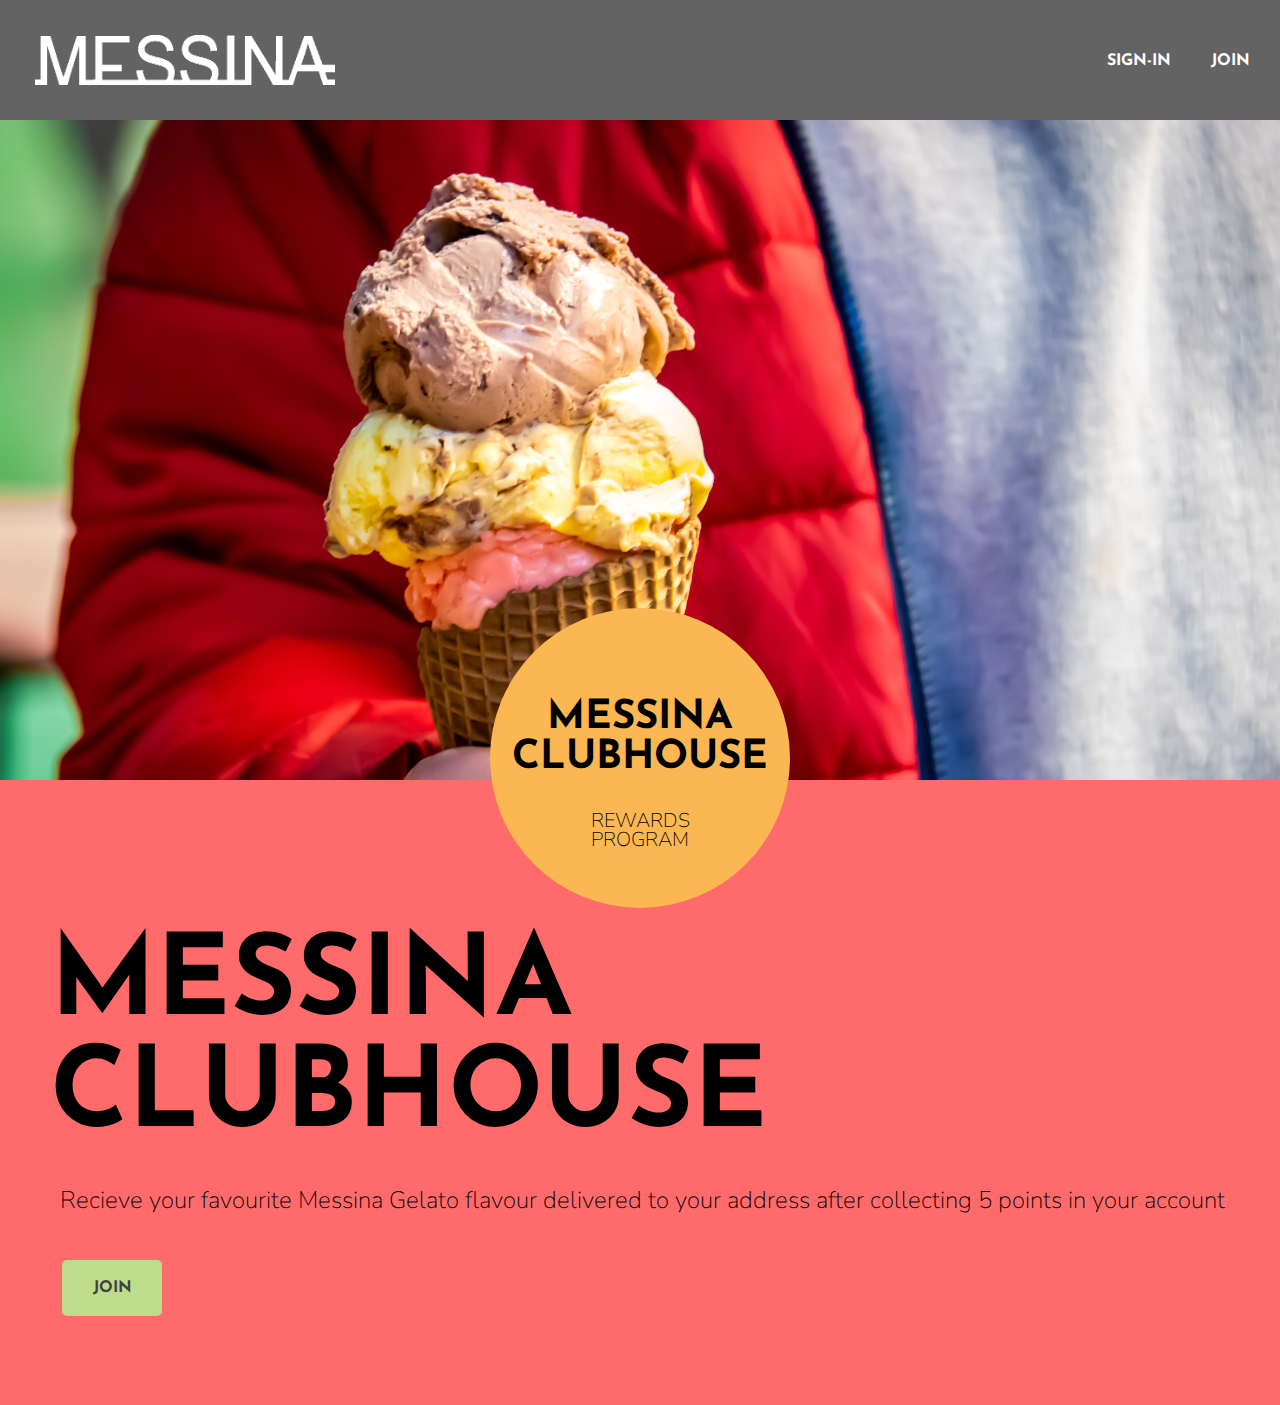
<file: index.html>
<!DOCTYPE html>

<html>
    <head>
        <title>Messina Gelato</title>
        <link rel="stylesheet" href="styles.css">
        <link href="https://fonts.googleapis.com/css?family=Josefin+Sans&display=swap" rel="stylesheet">
        <link href="https://fonts.googleapis.com/css?family=Nunito+Sans:200,400&display=swap" rel="stylesheet">

        <!--Add JavaScript Here-->

    </head>

    <body class="body-index">
        <!--Navigation Bar-->
        <div class="navbar">
            <div class="navbar-left">
                <a href="index.html"><img src="Picture Assets/5b84c18a7e74c8d772e31da4_White_Messina_Logo.png" alt="Messina Logo" width="300px" height="50px"></a>
            </div>
            <div class="navbar-right">
                <ul>
                    <li><a href="join.html">JOIN</a></li>
                    <li><a href="signin.html">SIGN-IN</a></li>
                </ul>
            </div>
        </div>

        <!--Home Screen-->
        <div class="indexbodycontainer">
            <h1>MESSINA<br>CLUBHOUSE</h1>
            <h3>Recieve your favourite Messina Gelato flavour delivered to your address after collecting 5 points in your account</h3>
            <a href="join.html"><h4 id="chtext3">JOIN</h4></a>
        </div>

        <div class="joinscreen">
            <div class="clubhouse">
                <h2 id="chtext1">MESSINA <br>CLUBHOUSE</h2>
                <h3 id="chtext2">REWARDS <br>PROGRAM</h3>
            </div>
        </div>


    </body>
</html>
</file>
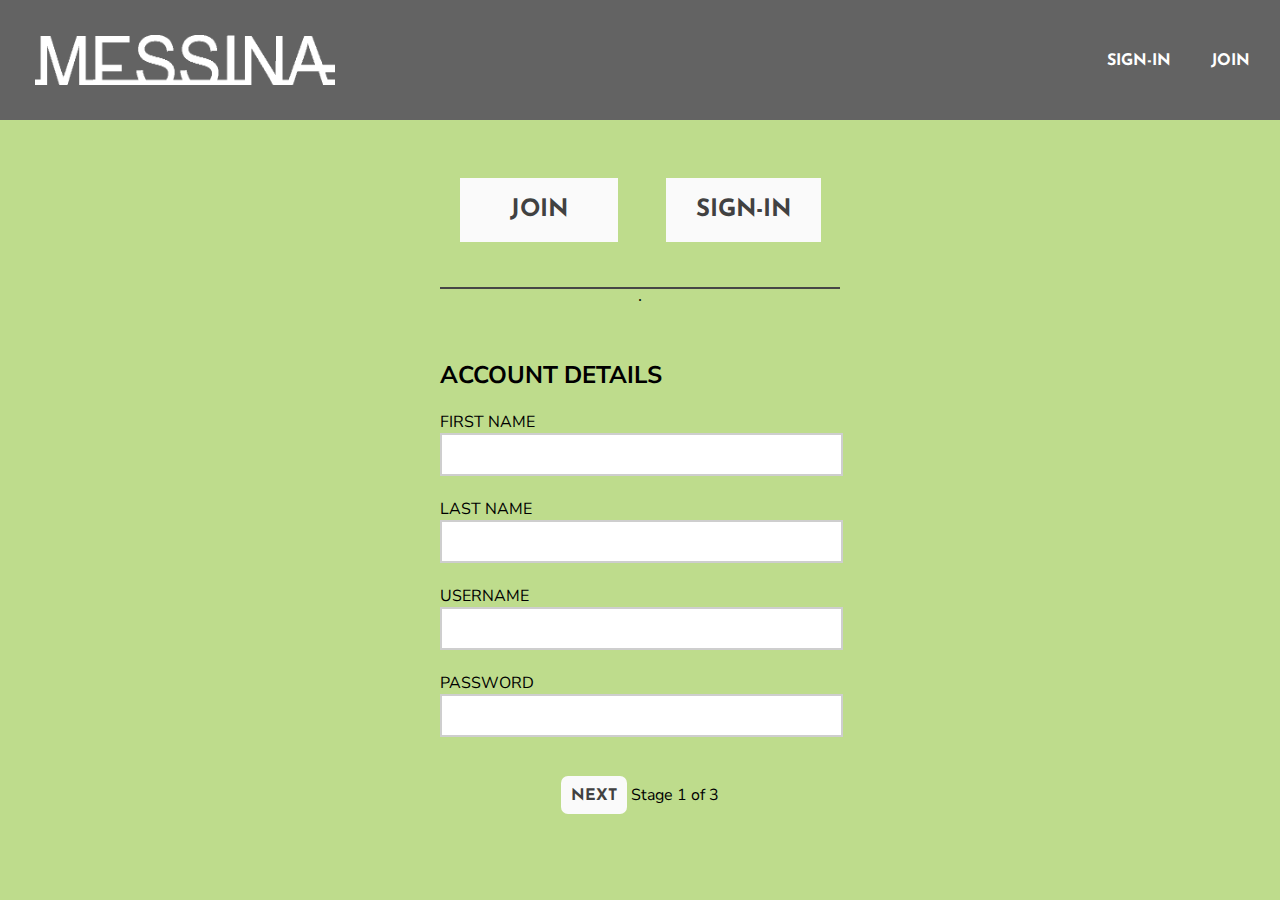
<file: join.html>
<!DOCTYPE html>

<html>
    <head>
        <title>Messina Gelato</title>
        <link rel="stylesheet" href="styles.css">
        <link href="https://fonts.googleapis.com/css?family=Josefin+Sans&display=swap" rel="stylesheet">
        <link href="https://fonts.googleapis.com/css?family=Nunito+Sans:200,400&display=swap" rel="stylesheet">

        <!--Add JavaScript Here-->

    </head>

    <body class="body-join">
        <!--Navigation Bar-->
        <div class="navbar">
            <div class="navbar-left">
                <a href="index.html"><img src="Picture Assets/5b84c18a7e74c8d772e31da4_White_Messina_Logo.png" alt="Messina Logo" width="300px" height="50px"></a>
            </div>
            <div class="navbar-right">
                <ul>
                    <li><a href="join.html">JOIN</a></li>
                    <li><a href="signin.html">SIGN-IN</a></li>
                </ul>
            </div>
        </div>

        <!--Form-->

        <div class="form-head">
                <h2 id="fh-j"><a href="join.html">JOIN</a></h2>
                <h2></h2>
                <h2 id="fh-s"><a href="signin.html">SIGN-IN</a></h2>
            </div>

            <div id="fh-line">.</div>
    
            <div class="form">
                <form>
                <h2>ACCOUNT DETAILS</h2>
                FIRST NAME<br>
                <input type="text" name="firstname"><br><br>
                LAST NAME<br>
                <input type="text" name="lastname"><br><br>
                USERNAME<br>
                <input type="text" name="username"><br><br>
                PASSWORD<br>
                <input type="password" name="password"><br><br>
                </form>
                <div class="nextbutton"><a href="join2.html">NEXT</a> Stage 1 of 3</div>
            </div>

    </body>
</html>
</file>
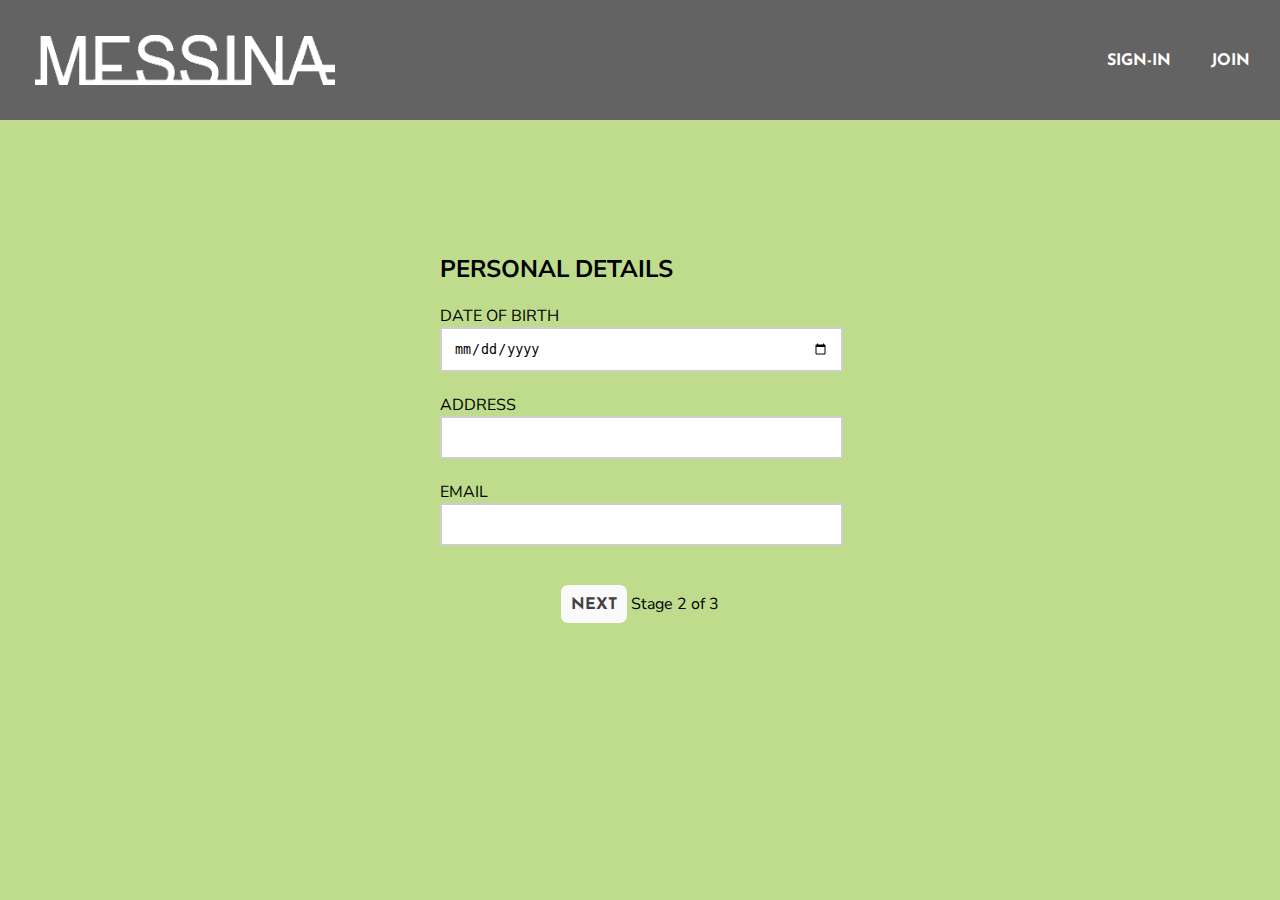
<file: join2.html>
<!DOCTYPE html>

<html>
    <head>
        <title>Messina Gelato</title>
        <link rel="stylesheet" href="styles.css">
        <link href="https://fonts.googleapis.com/css?family=Josefin+Sans&display=swap" rel="stylesheet">
        <link href="https://fonts.googleapis.com/css?family=Nunito+Sans:200,400&display=swap" rel="stylesheet">

        <!--Add JavaScript Here-->

    </head>

    <body class="body-join">
        <!--Navigation Bar-->
        <div class="navbar">
            <div class="navbar-left">
                <a href="index.html"><img src="Picture Assets/5b84c18a7e74c8d772e31da4_White_Messina_Logo.png" alt="Messina Logo" width="300px" height="50px"></a>
            </div>
            <div class="navbar-right">
                <ul>
                    <li><a href="join.html">JOIN</a></li>
                    <li><a href="signin.html">SIGN-IN</a></li>
                </ul>
            </div>
        </div>

        <!--Form Part 2 - Personal Details-->
            <div class="form">
                <form>
                <h2>PERSONAL DETAILS</h2>
                DATE OF BIRTH<br>
                <input type="date" name="dateofbirth"><br><br>
                ADDRESS<br>
                <input type="text" name="address"><br><br>
                EMAIL<br>
                <input type="email" name="email"><br><br>
                </form>
                <div class="nextbutton"><a href="join3.html">NEXT</a> Stage 2 of 3</div>
            </div>
    </body>
</html>
</file>
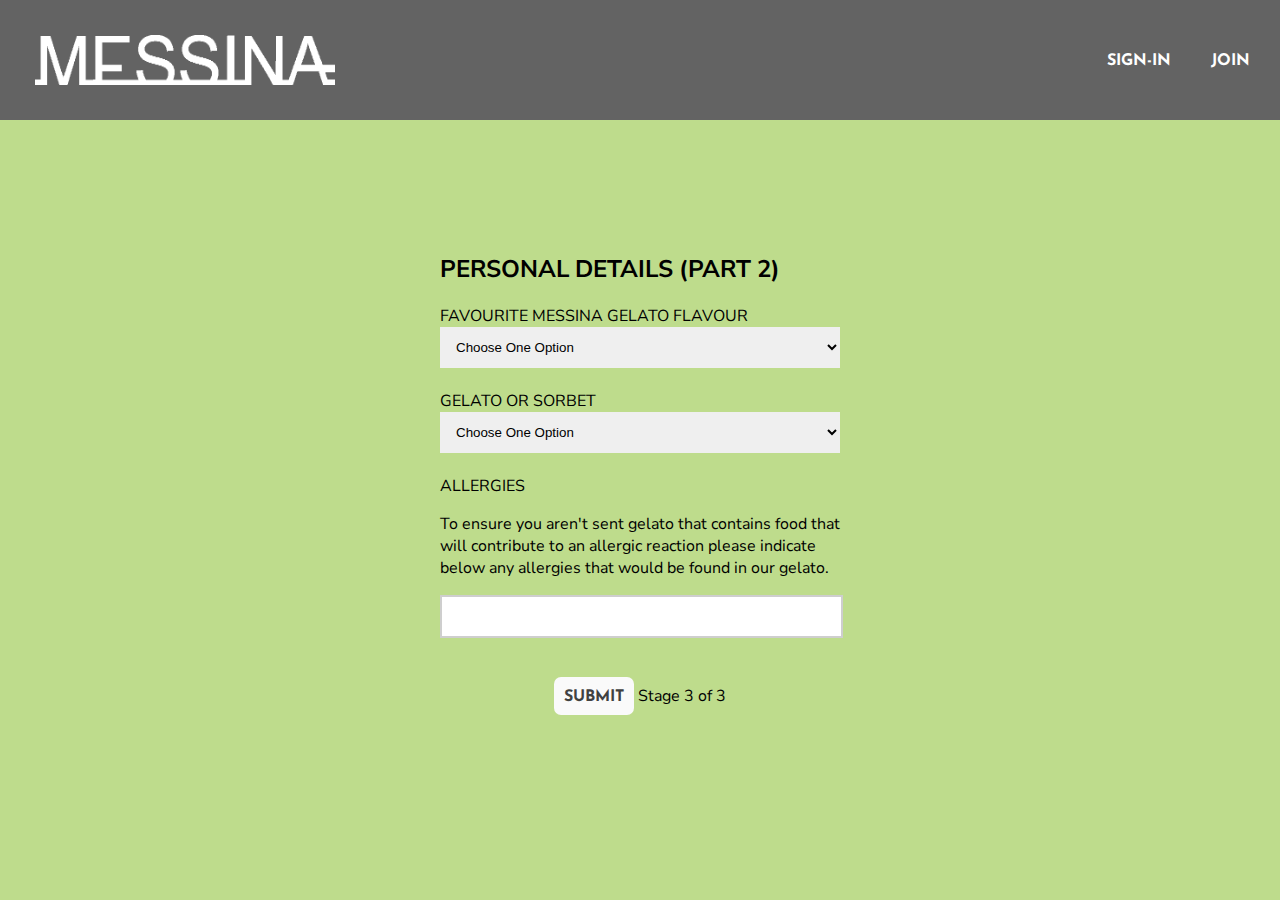
<file: join3.html>
<!DOCTYPE html>

<html>
    <head>
        <title>Messina Gelato</title>
        <link rel="stylesheet" href="styles.css">
        <link href="https://fonts.googleapis.com/css?family=Josefin+Sans&display=swap" rel="stylesheet">
        <link href="https://fonts.googleapis.com/css?family=Nunito+Sans:200,400&display=swap" rel="stylesheet">

        <!--Add JavaScript Here-->

    </head>

    <body class="body-join">
        <!--Navigation Bar-->
        <div class="navbar">
            <div class="navbar-left">
                <a href="index.html"><img src="Picture Assets/5b84c18a7e74c8d772e31da4_White_Messina_Logo.png" alt="Messina Logo" width="300px" height="50px"></a>
            </div>
            <div class="navbar-right">
                <ul>
                    <li><a href="join.html">JOIN</a></li>
                    <li><a href="signin.html">SIGN-IN</a></li>
                </ul>
            </div>
        </div>

        <!--Form - Personal Details Part 2-->
            <div class="form">
                <form>
                <h2>PERSONAL DETAILS (PART 2)</h2>
                FAVOURITE MESSINA GELATO FLAVOUR
                <select name="Gelato Flavours">
                    <option disabled label="Choose One Option" selected value="">Choose One Option</option>
                    <option disabled label="Gelato" value="">Gelato</option>
                    <option value="chocolate">Chocolate</option>
                    <option value="mint">Mint</option>
                    <option value="peanutbutter">Peanut Butter</option>
                    <option value="hazelnut">Hazelnut</option>
                    <option value="vanilla">Vanilla</option>
                    <option disabled label="Sorbet" value="">Sorbet</option>
                    <option value="lemon">Lemon</option>
                    <option value="lime">Lime</option>
                    <option value="blood orange">Blood Orange</option>
                    <option vlaue="coconut">Coconut</option>
                </select>
                <br><br>
                GELATO OR SORBET
                <select name="GELATO PREFERANCE">
                    <option disabled label="Choose One Option" selected value="">Choose One Option</option>
                    <option value="gelato">Gelato</option>
                    <option value="sorbet">Sorbet</option>
                </select>
                <br><br>
                ALLERGIES<br>
                <p>To ensure you aren't sent gelato that contains food that will contribute to an allergic reaction please indicate below any allergies that would be found in our gelato.</p>
                <input type="text" name="firstname"><br><br>
                </form>
                <div class="nextbutton"><a href="success.html">SUBMIT</a> Stage 3 of 3</div>
            </div>
    </body>
</html>
</file>
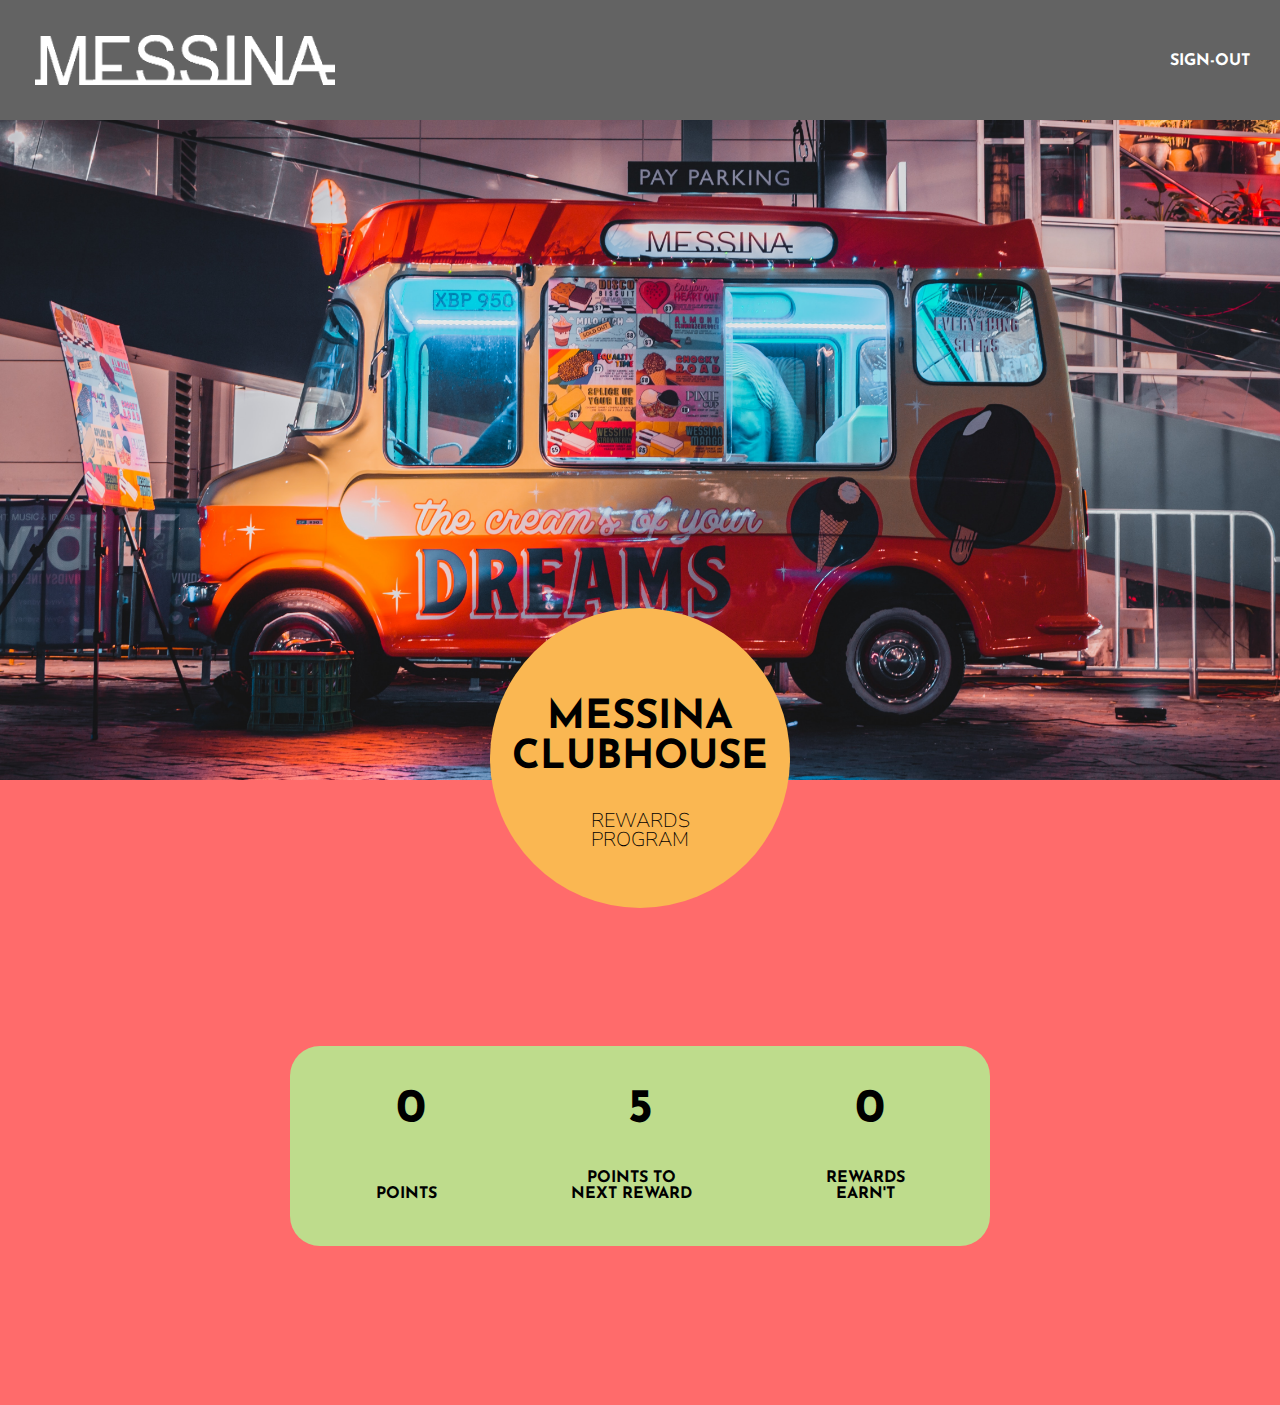
<file: member.html>
<!DOCTYPE html>

<html>
    <head>
        <title>Messina Gelato</title>
        <link rel="stylesheet" href="styles.css">
        <link href="https://fonts.googleapis.com/css?family=Josefin+Sans&display=swap" rel="stylesheet">
        <link href="https://fonts.googleapis.com/css?family=Nunito+Sans:200,400&display=swap" rel="stylesheet">

        <!--Add JavaScript Here-->

    </head>

    <body class="body-member">
        <!--Navigation Bar-->
        <div class="navbar">
            <div class="navbar-left">
                <a href="index.html"><img src="Picture Assets/5b84c18a7e74c8d772e31da4_White_Messina_Logo.png" alt="Messina Logo" width="300px" height="50px"></a>
            </div>
            <div class="navbar-right">
                <ul>
                    <li><a href="index.html">SIGN-OUT</a></li>
                </ul>
            </div>
        </div>

        <!--Home Screen-->
        <div class="indexbodycontainer">
            <div class="pointscontainer">
                <div class="points">
                    <ul>
                        <li>0</li>
                        <li>5</li>
                        <li>0</li>
                    </ul>
                </div>
                <div class="pointstitles">
                    <ul>
                        <li>POINTS</li>
                        <li>POINTS TO<br>NEXT REWARD</li>
                        <li>REWARDS<br>EARN'T</li>
                    </ul>
                </div>
            </div>
        </div>

        <div class="joinscreen">
            <div class="clubhouse">
                <h2 id="chtext1">MESSINA <br>CLUBHOUSE</h2>
                <h3 id="chtext2">REWARDS <br>PROGRAM</h3>
            </div>
        </div>


    </body>
</html>
</file>
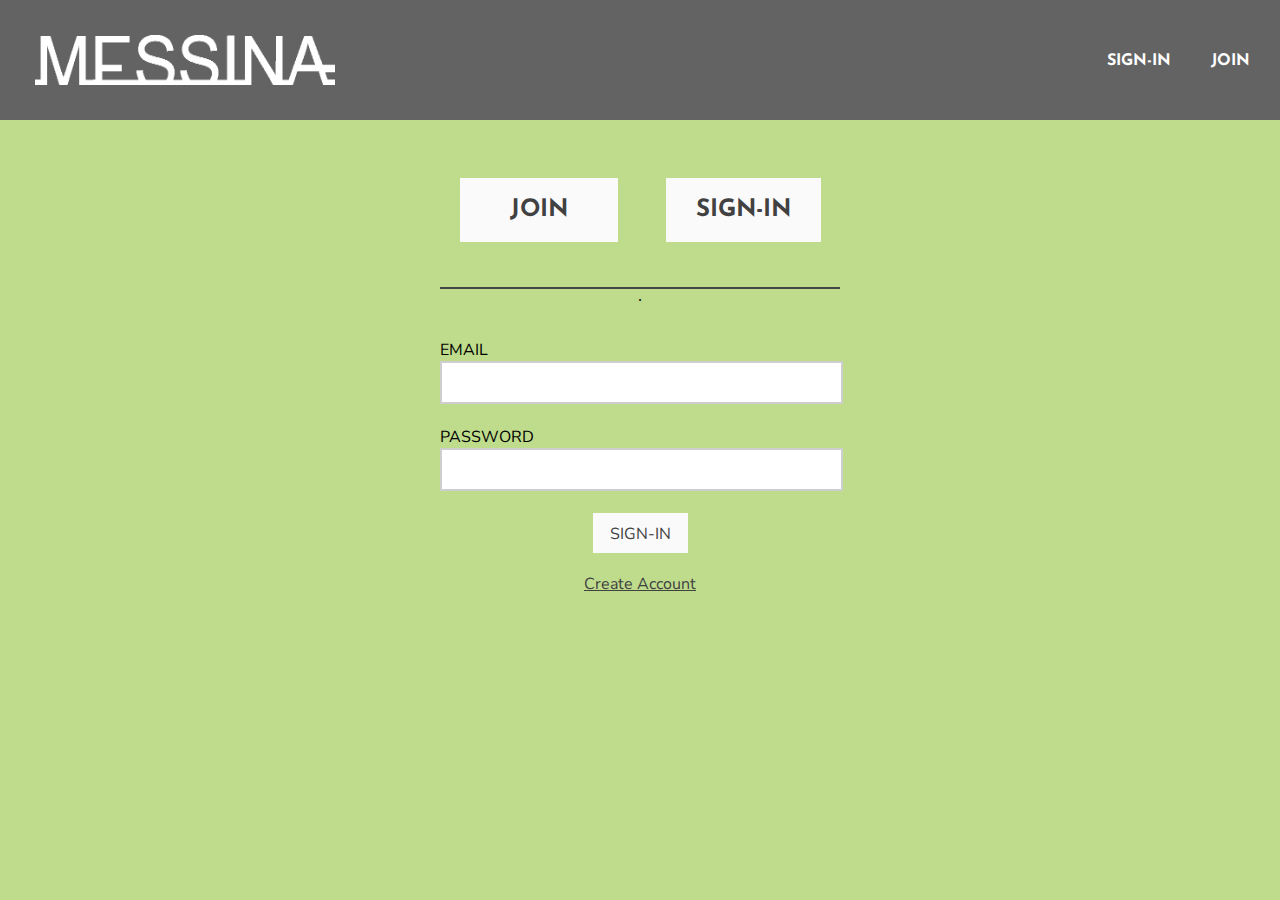
<file: signin.html>
<!DOCTYPE html>

<html>
    <head>
        <title>Messina Gelato</title>
        <link rel="stylesheet" href="styles.css">
        <link href="https://fonts.googleapis.com/css?family=Josefin+Sans&display=swap" rel="stylesheet">
        <link href="https://fonts.googleapis.com/css?family=Nunito+Sans:200,400&display=swap" rel="stylesheet">

        <!--Add JavaScript Here-->

    </head>

    <body class="body-signin">
        <!--Navigation Bar-->
        <div class="navbar">
            <div class="navbar-left">
                <a href="index.html"><img src="Picture Assets/5b84c18a7e74c8d772e31da4_White_Messina_Logo.png" alt="Messina Logo" width="300px" height="50px"></a>
            </div>
            <div class="navbar-right">
                <ul>
                    <li><a href="join.html">JOIN</a></li>
                    <li><a href="signin.html">SIGN-IN</a></li>
                </ul>
            </div>
        </div>

        <!--Form-->
        <div class="form-head">
            <h2 id="fh-j"><a href="join.html">JOIN</a></h2>
            <h2></h2>
            <h2 id="fh-s"><a href="signin.html">SIGN-IN</a></h2>
        </div>

        <div id="fh-line">.</div>

        <div class="form">
            <form>
            EMAIL<br>
            <input type="email" name="email"><br><br>
            PASSWORD<br>
            <input type="password" name="password"><br><br>
            </form>
            <div class="signinbutton"><a href="">SIGN-IN</a></div>
            <div class="createaccount"><a href="join.html">Create Account</a></div>
        </div>

    </body>
</html>
</file>
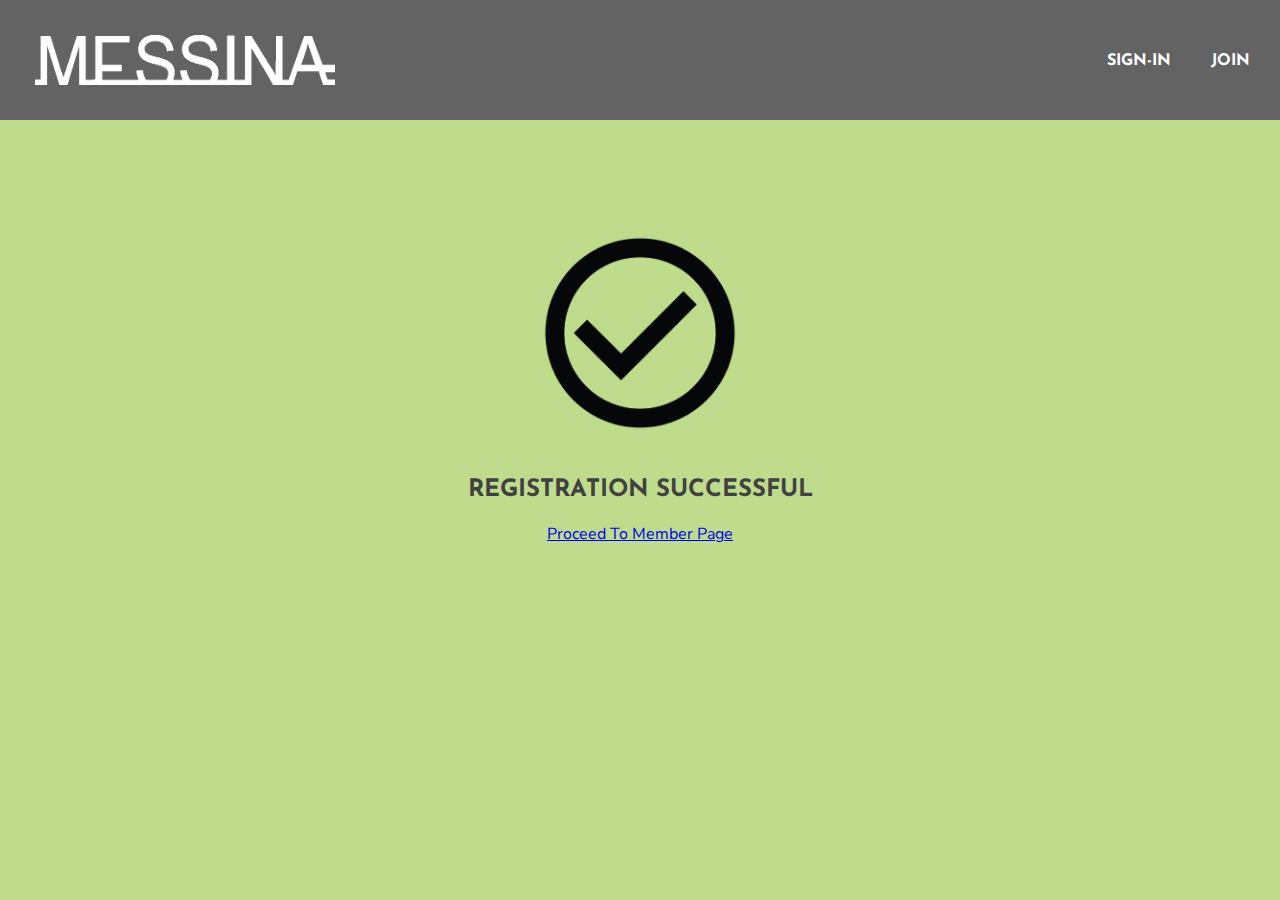
<file: success.html>
<!DOCTYPE html>

<html>
    <head>
        <title>Messina Gelato</title>
        <link rel="stylesheet" href="styles.css">
        <link href="https://fonts.googleapis.com/css?family=Josefin+Sans&display=swap" rel="stylesheet">
        <link href="https://fonts.googleapis.com/css?family=Nunito+Sans:200,400&display=swap" rel="stylesheet">

        <!--Add JavaScript Here-->

    </head>

    <body class="body-success">
        <!--Navigation Bar-->
        <div class="navbar">
            <div class="navbar-left">
                <a href="index.html"><img src="Picture Assets/5b84c18a7e74c8d772e31da4_White_Messina_Logo.png" alt="Messina Logo" width="300px" height="50px"></a>
            </div>
            <div class="navbar-right">
                <ul>
                    <li><a href="join.html">JOIN</a></li>
                    <li><a href="signin.html">SIGN-IN</a></li>
                </ul>
            </div>
        </div>

        <!--Body Content-->
        <div class="successbody">
            <img src="Picture Assets/Tick-01.png" alt="Success" width="200px" height="200px">
            <h2>REGISTRATION SUCCESSFUL</h2>
            <h4><a href="member.html">Proceed To Member Page</a></h4>

        </div>

    </body>
</html>
</file>
<file: styles.css>
.body-index {
    background-image: url("Picture Assets/iso-topon-uXaLI8JtMuY-unsplash.jpg");
    background-color: #414141;
    height: 1080px;
    background-position: center;
    background-repeat: no-repeat;
    background-size: cover;
}

/* Navigation Bar */

.navbar {
    background-color: #636363;
    position: absolute;
    left: 0px;
    top: 0px;
    width: 100%;
    height: 120px;
  }

.navbar-left {
    float: left;
    padding: 35px;
}

.navbar-right{
    margin-top: 33px;
    margin-right: 10px;
}

.navbar-right ul {
    list-style-type: none;
    padding: 0;
    margin: 0; 
}

.navbar-right li {
    float: right;
    font-family: 'Josefin Sans', sans-serif;
    font-weight: bold;
}

.navbar-right a {
    display: block;
    padding: 20px;
    color: #fff;
    text-decoration: none;
}

.navbar-right a:hover {
    background-color: #464646;
}

/* Index Page */

.clubhouse {
    background-color: #fab752;
    position: relative;
    top: 575px;
    text-align: center;
    width: 300px;
    height: 300px;
    margin: auto;
    border-radius: 150px;
    font-family: 'Josefin Sans', sans-serif;
    font-weight: bold;
}

#chtext1 {
    padding-top: 90px;
    font-size: 2.5em;
}

#chtext2 {
    font-family: 'Nunito Sans', sans-serif;
    font-weight: 200;
    line-height: 0.95;
    font-size: 1.25em;
}

.indexbodycontainer {
    height: 625px;
    position: absolute;
    background-color: #ff6b6b;
    top: 780px;
    width: 100%;
    left: 0px;
}

.indexbodycontainer h1 {
    font-family: 'Josefin Sans', sans-serif;
    font-weight: bold;
    font-size: 7em;
    top: 75px;
    position: relative;
    margin-left: 50px;
}

.indexbodycontainer h3 {
    font-family: 'Nunito Sans', sans-serif;
    font-weight: 200;
    font-size: 1.5em;
    margin-left: 60px;
    top: 30px;
    position: relative;
}

#chtext3 {
    background-color: #BEDC8C;
    position: relative;
    width: 60px;
    padding: 20px;
    margin-left: 62px;
    top: 50px;
    text-align: center;
    font-family: 'Josefin Sans', sans-serif;
    font-weight: bold;
    border-radius: 5px;
} 

.indexbodycontainer h4 {
    color: #414141;
}

.indexbodycontainer a {
    text-decoration: none;
}

#chtext3:hover {
    background-color: #BEDC8C;
    border-color: #636363;
    border-style: solid;
    border-width: 2px;
    top: 48px;
    margin-left: 60px;
}

/* Sign-In & Join Styles */

.body-signin {
    background-color: #BEDC8C;
}

.body-join {
    background-color: #BEDC8C;
}

/* Success Page */

.body-success {
    background-color: #BEDC8C;
}

.successbody img {
    margin: auto;
    display: block;
    position: relative;
    top: 225px;
}

.successbody h2 {
    font-family: 'Josefin Sans', sans-serif;
    font-weight: bold;
    color: #414141;
    text-align: center;
    top: 250px;
    position: relative;
}

.successbody h4 {
    font-family: 'Nunito Sans', sans-serif;
    font-weight: 400;
    color: #414141;
    text-align: center;
    top: 250px;
    position: relative;
}

/* Form Sign-In & Join */

.form-head {
    top: 150px;
    position: relative;
    width: 400px;
    margin: auto;
    text-align: center;
}

.form-head h2 {
    display: inline-block;
    text-align: center;
    background-color: #fafafa;
    font-family: 'Josefin Sans', sans-serif;
    font-weight: bold;
    color: #414141;
}

.form-head h2:hover {
    border-style: solid;
    border-color: #414141;
    border-width: 2px;
}

.form-head a {
    text-decoration: none;
    color: #414141;
}

#fh-j {
    padding: 50px;
    padding-top: 20px;
    padding-bottom: 20px;
    margin-right: 20px;
}

#fh-s {
    padding: 30px;
    padding-top: 20px;
    padding-bottom: 20px;
    margin-left: 20px;
}

#fh-line {
    top: 175px;
    position: relative;
    width: 400px;
    height: 2px;
    margin: auto;
    background-color: #464646;
    text-align: center;
}

.form {
    display: block;
    text-align: center;
}

form {
    display: inline-block;
    margin-left: auto;
    margin-right: auto;
    text-align: left;
    width: 400px;
    margin-top: 225px;
    font-family: 'Nunito Sans', sans-serif;
    font-weight: 400;
}

form input {
    width: 375px;
    padding: 12px;
    border: 2px solid #cecece;
}

form input:focus {
    border: 2px solid #7a7a7a;
}

.signinbutton {
    width: 75px;
    height: 20px;
    background-color: #fafafa;
    padding: 10px;
    margin: auto;
}

.signinbutton a {
    font-family: 'Nunito Sans', sans-serif;
    font-weight: 400;
    color: #414141;
    text-decoration: none;
}

.createaccount {
    position: relative;
    margin: auto;
    top: 20px;
}

.createaccount a {
    font-family: 'Nunito Sans', sans-serif;
    font-weight: 400;
    font-size: 1em;
    color: #414141;
}

select {
    width: 400px;
    padding: 12px;
    border: none;
}

/* Member Page */

.body-member {
    background-image: url("Picture Assets/benjamin-sow-0FtWjW6-FPg-unsplash.jpg");
    background-color: #414141;
    height: 825px;
    background-position: center;
    background-repeat: no-repeat;
    background-size: cover;
}

.pointscontainer {
    margin: auto;
    width: 700px;
    height: 200px;
    background-color: #BEDC8C;
    border-radius: 30px;
    text-align: center;
    display: block;
    top: 250px;
    position: relative;
}

.points {
    margin: auto;
    text-align: center;
    top: 30px;
    position: relative;
}

.points ul {
    list-style-type: none;
    padding: 0;
}

.points li {
    font-family: 'Josefin Sans', sans-serif;
    font-weight: bold;
    font-size: 3em;
    display: inline-block;
    padding: 10px;
    padding-left: 99px;
    padding-right: 99px;
}

.pointstitles {
    margin: auto;
    text-align: center;
    top: 30px;
    position: relative;
}

.pointstitles ul {
    list-style-type: none;
    padding: 0;
}

.pointstitles li {
    font-family: 'Josefin Sans', sans-serif;
    font-weight: bold;
    display: inline-block;
    padding: 10px;
    padding-left: 65px;
    padding-right: 65px;
}

/* Form Next and Submit Button */

.nextbutton {
    font-family: 'Nunito Sans', sans-serif;
    font-weight: 400;
    margin-top: 25px;
}

.nextbutton a {
    background-color: #fafafa;
    padding: 10px;
    padding-top: 12px;
    color: #414141;
    text-decoration: none;
    font-family: 'Josefin Sans', sans-serif;
    font-weight: bold;
    border-radius: 7px;
}
  
  /* Tablet's */
  @media only screen and (min-width: 401px) and (max-width: 960px) {
    .navbar{
        height: 150px;
    }

    .navbar-right li {
        float: left;
    }

    .indexbodycontainer h1 {
        font-size: 3em;
        margin-top: 100px;
    }

    .indexbodycontainer h3 {
        top: 50px;
    }

  }

  /* Mobile's */
@media only screen and (max-width: 400px) {
    .navbar{
        height: 170px;
    }

    .navbar-right li {
        float: left;
    }

    form {
        width: 300px;
    }

    .form-head {
        width: 300px;
    }

    .indexbodycontainer h1 {
        font-size: 3em;
        margin-top: 100px;
    }

    .indexbodycontainer h3 {
        top: 50px;
    }

  }
</file>
